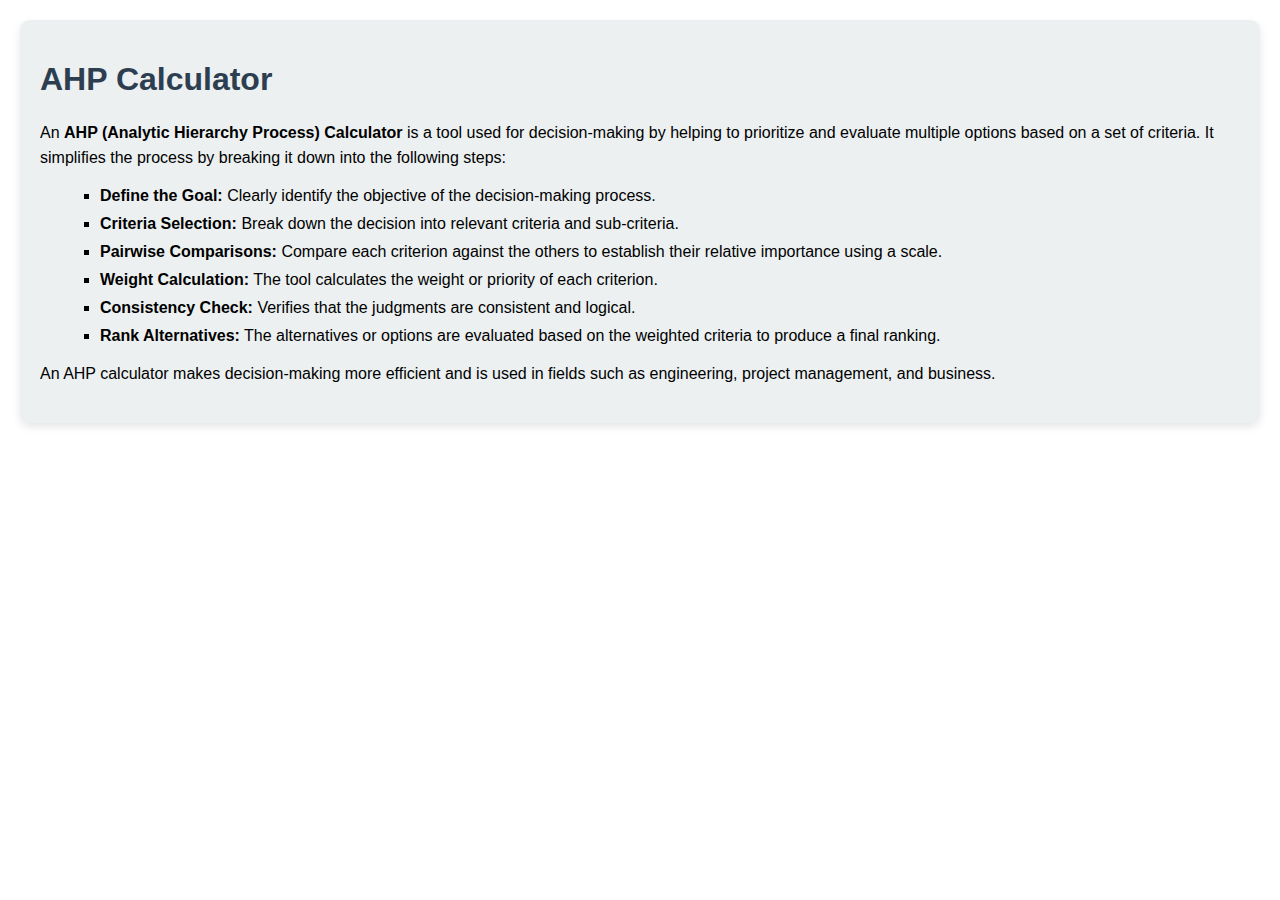
<file: AHP-calculator/index.html>
<!DOCTYPE html>
<html lang="en">
<head>
    <meta charset="UTF-8">
    <meta name="viewport" content="width=device-width, initial-scale=1.0">
    <meta http-equiv="X-UA-Compatible" content="IE=edge">
    <title>AHP Calculator Description</title>
    <style>
        body {
            font-family: Arial, sans-serif;
            margin: 20px;
        }
        h1 {
            color: #2c3e50;
        }
        .container {
            background-color: #ecf0f1;
            padding: 20px;
            border-radius: 10px;
            box-shadow: 0 4px 8px rgba(0, 0, 0, 0.1);
        }
        p {
            font-size: 16px;
            line-height: 1.6;
        }
        ul {
            list-style-type: square;
            margin-left: 20px;
        }
        li {
            margin-bottom: 10px;
        }
    </style>
</head>
<body>

<div class="container">
    <h1>AHP Calculator</h1>
    <p>An <strong>AHP (Analytic Hierarchy Process) Calculator</strong> is a tool used for decision-making by helping to prioritize and evaluate multiple options based on a set of criteria. It simplifies the process by breaking it down into the following steps:</p>

    <ul>
        <li><strong>Define the Goal:</strong> Clearly identify the objective of the decision-making process.</li>
        <li><strong>Criteria Selection:</strong> Break down the decision into relevant criteria and sub-criteria.</li>
        <li><strong>Pairwise Comparisons:</strong> Compare each criterion against the others to establish their relative importance using a scale.</li>
        <li><strong>Weight Calculation:</strong> The tool calculates the weight or priority of each criterion.</li>
        <li><strong>Consistency Check:</strong> Verifies that the judgments are consistent and logical.</li>
        <li><strong>Rank Alternatives:</strong> The alternatives or options are evaluated based on the weighted criteria to produce a final ranking.</li>
    </ul>

    <p>An AHP calculator makes decision-making more efficient and is used in fields such as engineering, project management, and business.</p>
</div>

</body>
</html>
</file>
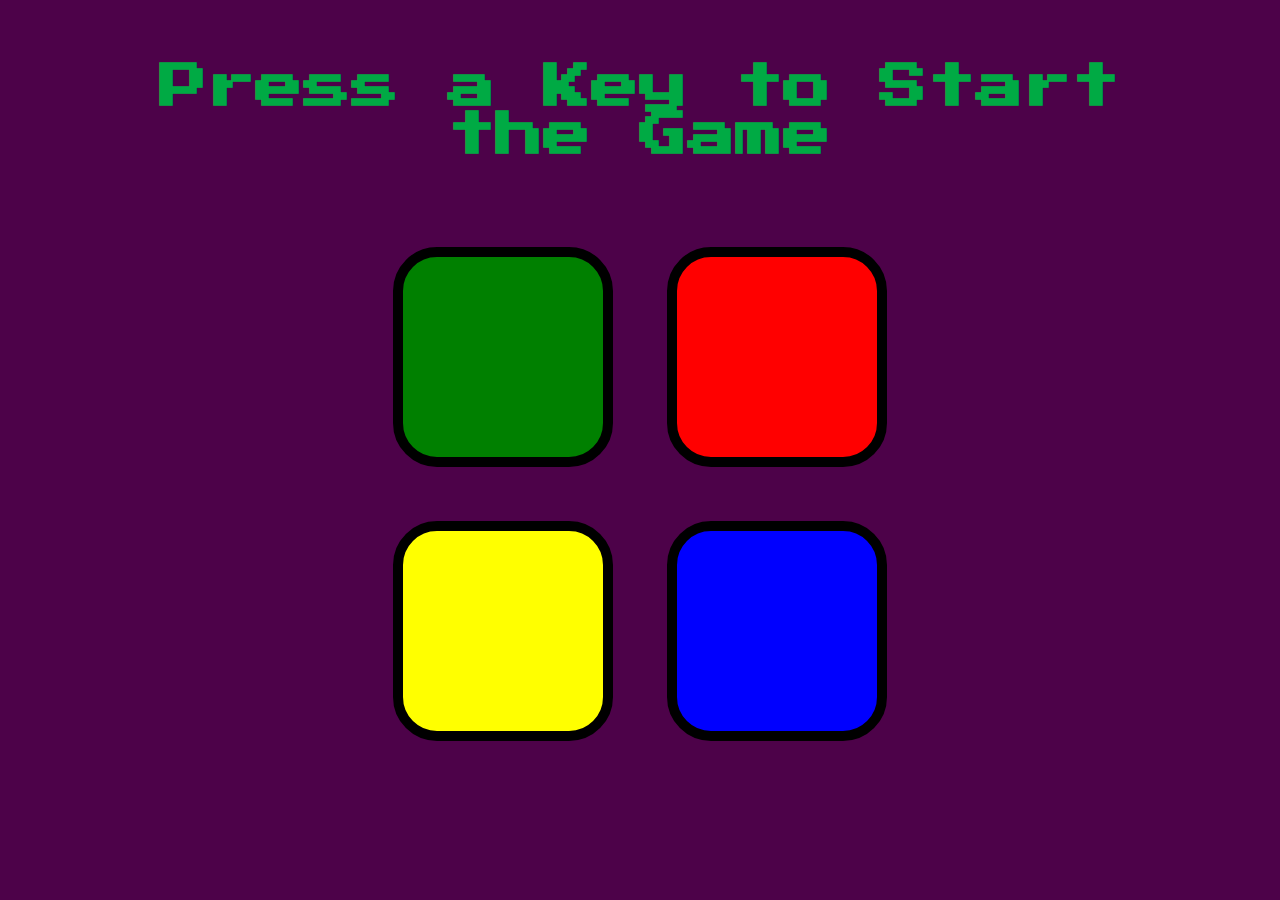
<file: Simon-game/index.html>
<!DOCTYPE html>
<html lang="en" dir="ltr">

<head>
  <meta charset="utf-8">
  <title>Simon</title>
  <link rel="stylesheet" href="styles.css">
  <link href="https://fonts.googleapis.com/css?family=Press+Start+2P" rel="stylesheet">
</head>

<body>
  <h1 id="level-title">Press a Key to Start the Game</h1>
  <div class="container">
    <div lass="row">

      <div type="button" id="green" class="btn green">

      </div>

      <div type="button" id="red" class="btn red">

      </div>
    </div>

    <div class="row">

      <div type="button" id="yellow" class="btn yellow">

      </div>
      <div type="button" id="blue" class="btn blue">

      </div>

    </div>

  </div>

  <script src="https://ajax.googleapis.com/ajax/libs/jquery/3.6.0/jquery.min.js"></script>
  <script src="game.js"></script>
</body>

</html>
</file>
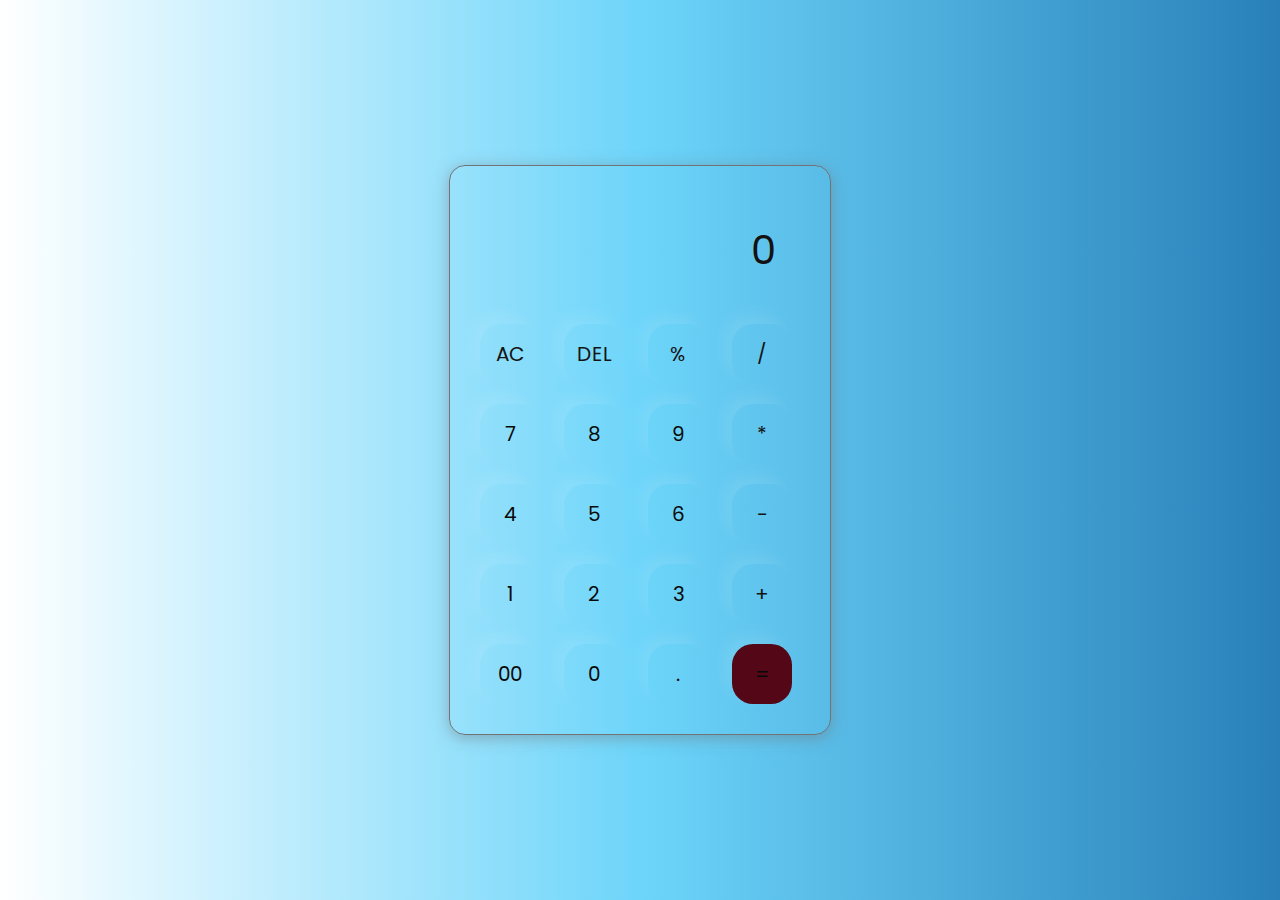
<file: calculator-app/calculator.html>
<!DOCTYPE html>
<html lang="en">
  <head>
    <meta charset="UTF-8" />
    <meta http-equiv="X-UA-Compatible" content="IE=edge" />
    <meta name="viewport" content="width=device-width, initial-scale=1.0" />
    <link rel="stylesheet" href="calculator.css" />
    <title>Calculator - By Code Traversal</title>
  </head>
  <body>
    <div class="container">
      <div class="calculator">
        <input type="text" id="inputBox" placeholder="0" />
        <div>
          <button class="button operator">AC</button>
          <button class="button operator">DEL</button>
          <button class="button operator">%</button>
          <button class="button operator">/</button>
        </div>
        <div>
          <button class="button">7</button>
          <button class="button">8</button>
          <button class="button">9</button>
          <button class="button operator">*</button>
        </div>
        <div>
          <button class="button">4</button>
          <button class="button">5</button>
          <button class="button">6</button>
          <button class="button operator">-</button>
        </div>
        <div>
          <button class="button">1</button>
          <button class="button">2</button>
          <button class="button">3</button>
          <button class="button operator">+</button>
        </div>

        <div>
          <button class="button">00</button>
          <button class="button">0</button>
          <button class="button">.</button>
          <button class="button equalBtn">=</button>
        </div>
      </div>
    </div>

    <script src="calculator.js"></script>
  </body>
</html>
</file>
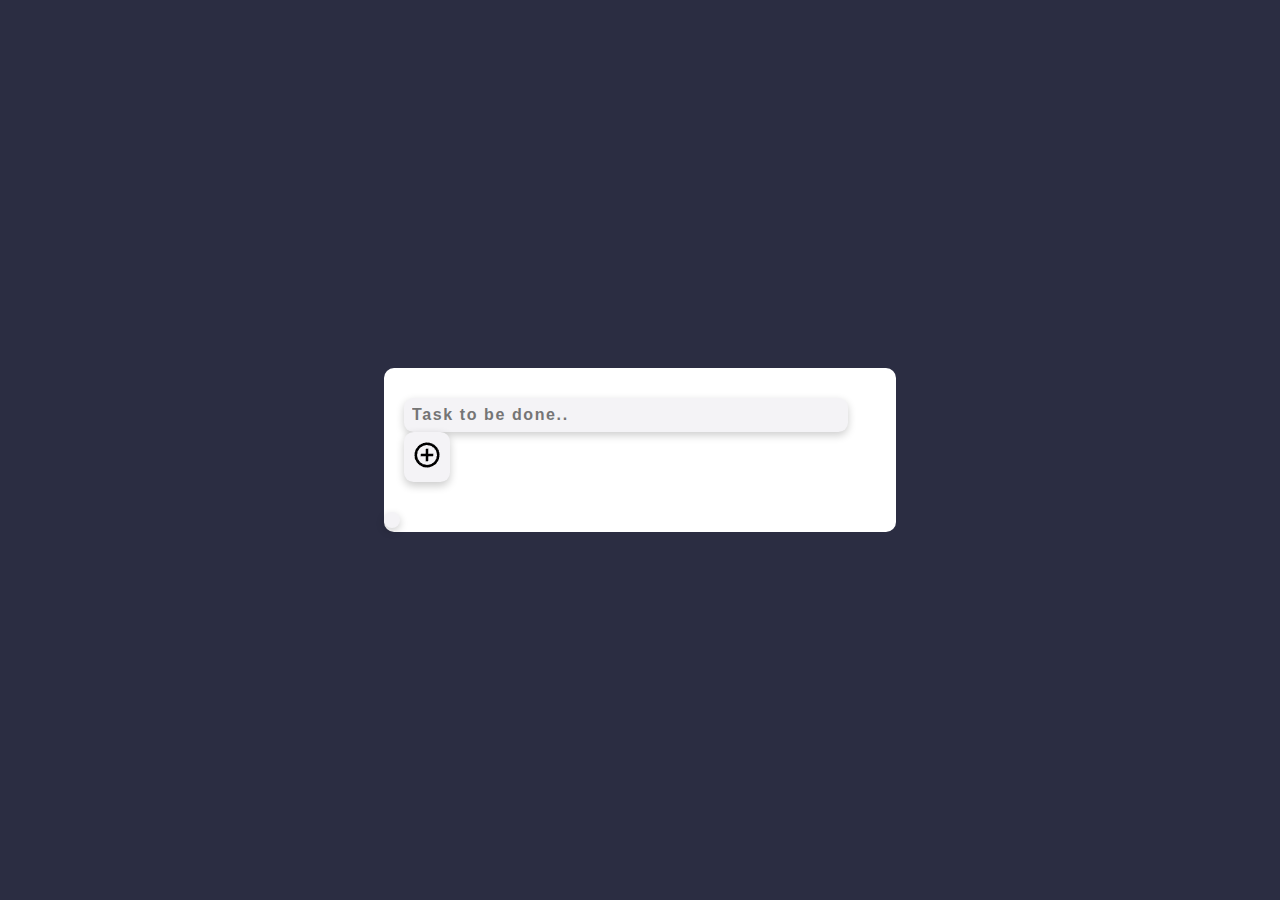
<file: todolist.app/todolist.html>
<!DOCTYPE html>
<html>
<head>
  <meta charset="utf-8">
  <meta name="viewport" content="width=device-width">
  <link rel="stylesheet" href="todolist.css">
<link rel="stylesheet" href="https://cdnjs.cloudflare.com/ajax/libs/font-awesome/6.2.1/css/all.min.css" integrity="sha512-MV7K8+y+gLIBoVD59lQIYicR65iaqukzvf/nwasF0nqhPay5w/9lJmVM2hMDcnK1OnMGCdVK+iQrJ7lzPJQd1w==" crossorigin="anonymous" referrerpolicy="no-referrer" />
  <title>Todo List App</title>
</head>
<body>
<div class="container">
<div id="newtask">
    <input type="text" placeholder="Task to be done..">
    <button id="push"><img src="[data-uri]"/></button>
</div>
<div id="tasks"></div>
</div>
<script src="todolist.js"></script>
</body>
</html>
</file>
<file: Simon-game/styles.css>
body {
  text-align: center;
  background-color: #4d0249;
}

#level-title {
  font-family: 'Press Start 2P', cursive;
  font-size: 3rem;
  margin:  5%;
  color: #00aa44;
}

.container {
  display: block;
  width: 50%;
  margin: auto;

}

.btn {
  margin: 25px;
  display: inline-block;
  height: 200px;
  width: 200px;
  border: 10px solid black;
  border-radius: 20%;
}

.game-over {
  background-color: red;
  opacity: 0.8;
}

.red {
  background-color: red;
}

.green {
  background-color: green;
}

.blue {
  background-color: blue;
}

.yellow {
  background-color: yellow;
}

.pressed {
  box-shadow: 0 0 20px white;
  background-color: grey;
}
</file>
<file: calculator-app/calculator.css>
@import url('https://fonts.googleapis.com/css2?family=Poppins:wght@500&display=swap');

*{
    margin: 0;
    padding: 0;
    box-sizing: border-box;
    font-family: 'Poppins', sans-serif;
}

body{
    width: 100%;
    height: 100vh;
    display: flex;
    justify-content: center;
    align-items: center;
    background: #2980B9;  /* fallback for old browsers */
    background: -webkit-linear-gradient(to right, #FFFFFF, #6DD5FA, #2980B9);  /* Chrome 10-25, Safari 5.1-6 */
    background: linear-gradient(to right, #FFFFFF, #6DD5FA, #2980B9); /* W3C, IE 10+/ Edge, Firefox 16+, Chrome 26+, Opera 12+, Safari 7+ */

}

.calculator{
    border: 1px solid #717377;
    padding: 20px;
    border-radius: 16px;
    background: transparent;
    box-shadow: 0px 3px 15px rgba(113, 115, 119, 0.5);

}

input{
    width: 320px;
    border: none;
    padding: 24px;
    margin: 10px;
    background: transparent;
    box-shadow: 0px 3px 15px rgbs(84, 84, 84, 0.1);
    font-size: 40px;
    text-align: right;
    cursor: pointer;
    color: #0f0e0e;
}

input::placeholder{
    color: #131111;
}

button{
    border: none;
    width: 60px;
    height: 60px;
    margin: 10px;
    border-radius: 21px;
    background: transparent;
    color: #080808;
    font-size: 20px;
    box-shadow: -8px -8px 15px rgba(255, 255, 255, 0.1);
    cursor: pointer;
}

.equalBtn{
    background-color: #540817;
}

.operator{
    color: #141413;
}
</file>
<file: todolist.app/todolist.css>
*,
*:before,
*:after{
    padding: 0;
    margin: 0;
    box-sizing: border-box;
}
body{
    height: 100vh;
    background: #2b2d42;
}
.container{
    width: 40%;
    top: 50%;
    left: 50%;
    background: white;
    border-radius: 10px;
    min-width: 300px;
    position: absolute;
    min-height: 100px;
    transform: translate(-50%,-50%);
}
#newtask{
    position: relative;
    padding: 30px 20px;
}
#newtask input{
    display: inline-block;
    padding: .5rem .5rem;
    background: #f4f3f6;
    border-radius: 0.6rem;
    box-shadow: 0 0.2rem 0.5rem rgba(0,0,0,0.2);
    font-size: 1rem;
    color: rgb(1, 1, 1);
    letter-spacing: .1rem;
    font-weight: 600;
    width: 444px;
    border: 0.2rem none transparent;
    transition: 0.5s ; 
}

#newtask input:focus{
    outline: none;
    border-color: #0d75ec;
}
#newtask button{
    display: inline-block;
    padding: .5rem .5rem;
    background: #f4f3f6;
    border-radius: 0.6rem;
    box-shadow: 0 0.2rem 0.5rem rgba(0,0,0,0.2);
    font-size: 1rem;
    color: rgb(1, 1, 1);
    letter-spacing: .1rem;
    font-weight: 600;
    border: 0.2rem none transparent;
    transition: 0.5s ; 
}
#tasks{
    display: inline-block;
    padding: .5rem .5rem;
    background: #f4f3f6;
    border-radius: 0.6rem;
    box-shadow: 0 0.2rem 0.5rem rgba(0,0,0,0.2);
    font-size: 1rem;
    color: rgb(1, 1, 1);
    letter-spacing: .1rem;
    font-weight: 600;
    border: 0.2rem none transparent;
    transition: 0.5s ;
}

.task{
    display: block;
    padding: .5rem .5rem;
    background: #f4f3f6;
    border-radius: 0.6rem;
    box-shadow: 0 0.2rem 0.5rem rgba(0,0,0,0.2);
    font-size: 1rem;
    color: rgb(1, 1, 1);
    letter-spacing: .1rem;
    font-weight: 600;
    border: 0.2rem none transparent;
    transition: 0.5s ;
}
 .task span{
    font-family: 'Poppins',sans-serif;
    font-size: 15px;
    font-weight: 400;
} 
.task button{
    display: inline-block;
    padding: .5rem .5rem;
    background: #f4f3f6;
    border-radius: 0.6rem;
    box-shadow: 0 0.2rem 0.5rem rgba(0,0,0,0.2);
    font-size: 1rem;
    color: rgb(1, 1, 1);
    letter-spacing: .1rem;
    font-weight: 600;
    border: 0.2rem none transparent;
    transition: 0.5s ;
}
</file>
